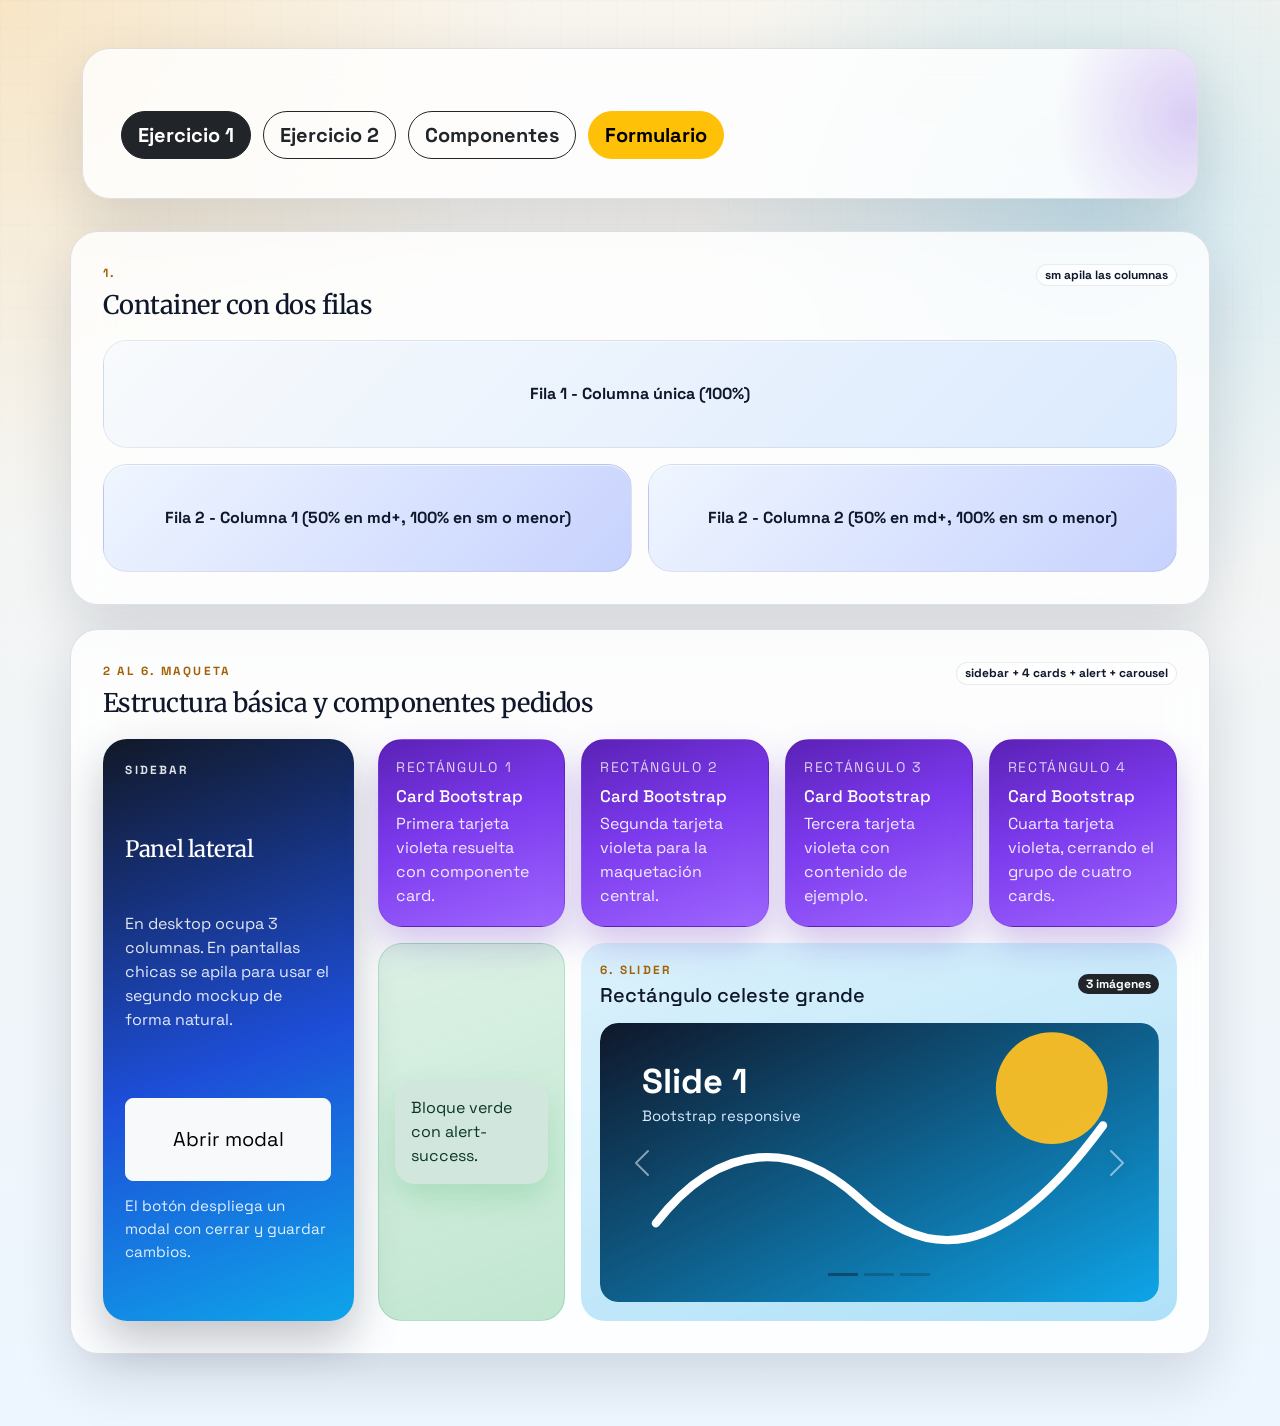
<file: Práctica N°2: Bootstrap/index.html>
<!doctype html>
<html lang="es">
<head>
    <meta name="viewport" content="width=device-width, initial-scale=1.0" />
    <link rel="preconnect" href="https://fonts.googleapis.com" />
    <link rel="preconnect" href="https://fonts.gstatic.com" crossorigin />
    <link href="https://fonts.googleapis.com/css2?family=Merriweather:wght@700;900&family=Space+Grotesk:wght@400;500;700&display=swap" rel="stylesheet" />
    <link href="https://cdn.jsdelivr.net/npm/bootstrap@5.3.3/dist/css/bootstrap.min.css" rel="stylesheet" crossorigin="anonymous" />
    <link rel="stylesheet" href="estilo.css" />
</head>
<body>
    <div class="page-shell">
        <header class="hero">
            <div class="container">
                <div class="hero__panel">                    <div class="hero__actions">
                        <a class="btn btn-dark btn-lg" href="#ejercicio1">Ejercicio 1</a>
                        <a class="btn btn-outline-dark btn-lg" href="#componentes">Ejercicio 2</a>
                        <a class="btn btn-outline-dark btn-lg" href="#componentes">Componentes</a>
                        <a class="btn btn-warning btn-lg" href="contacto.html">Formulario</a>
                    </div>
                </div>
            </div>
        </header>

        <main class="pb-5">
            <section id="ejercicio1" class="container section-card">
                <div class="section-head">
                    <div>
                        <p class="section-kicker">1.</p>
                        <h2>Container con dos filas</h2>
                    </div>
                    <span class="badge rounded-pill text-bg-light badge-soft">sm apila las columnas</span>
                </div>

                <div class="row g-3 mb-3">
                    <div class="col-12">
                        <div class="bloque bloque--intro">Fila 1 - Columna única (100%)</div>
                    </div>
                </div>

                <div class="row g-3">
                    <div class="col-12 col-md-6">
                        <div class="bloque bloque--row-two">Fila 2 - Columna 1 (50% en md+, 100% en sm o menor)</div>
                    </div>
                    <div class="col-12 col-md-6">
                        <div class="bloque bloque--row-two">Fila 2 - Columna 2 (50% en md+, 100% en sm o menor)</div>
                    </div>
                </div>
            </section>

            <section id="componentes" class="container section-card">
                <div class="section-head">
                    <div>
                        <p class="section-kicker">2 al 6. Maqueta</p>
                        <h2>Estructura básica y componentes pedidos</h2>
                    </div>
                    <span class="badge rounded-pill text-bg-light badge-soft">sidebar + 4 cards + alert + carousel</span>
                </div>

                <div class="row g-4 align-items-stretch">
                    <div class="col-12 col-md-3">
                        <aside class="sidebar h-100">
                            <div class="sidebar__inner">
                                <p class="sidebar__label">Sidebar</p>
                                <h3>Panel lateral</h3>
                                <p>En desktop ocupa 3 columnas. En pantallas chicas se apila para usar el segundo mockup de forma natural.</p>
                                <button type="button" class="btn btn-light btn-lg w-100" data-bs-toggle="modal" data-bs-target="#modalSidebar">Abrir modal</button>
                                <p class="sidebar__note">El botón despliega un modal con cerrar y guardar cambios.</p>
                            </div>
                        </aside>
                    </div>

                    <div class="col-12 col-md-9">
                        <div class="content-stack h-100">
                            <div class="row g-3">
                                <div class="col-12 col-md-3">
                                    <article class="tile tile--violet card-surface">
                                        <small>Rectángulo 1</small>
                                        <h3>Card Bootstrap</h3>
                                        <p>Primera tarjeta violeta resuelta con componente card.</p>
                                    </article>
                                </div>
                                <div class="col-12 col-md-3">
                                    <article class="tile tile--violet card-surface">
                                        <small>Rectángulo 2</small>
                                        <h3>Card Bootstrap</h3>
                                        <p>Segunda tarjeta violeta para la maquetación central.</p>
                                    </article>
                                </div>
                                <div class="col-12 col-md-3">
                                    <article class="tile tile--violet card-surface">
                                        <small>Rectángulo 3</small>
                                        <h3>Card Bootstrap</h3>
                                        <p>Tercera tarjeta violeta con contenido de ejemplo.</p>
                                    </article>
                                </div>
                                <div class="col-12 col-md-3">
                                    <article class="tile tile--violet card-surface">
                                        <small>Rectángulo 4</small>
                                        <h3>Card Bootstrap</h3>
                                        <p>Cuarta tarjeta violeta, cerrando el grupo de cuatro cards.</p>
                                    </article>
                                </div>
                            </div>

                            <div class="row g-3 align-items-stretch">
                                <div class="col-12 col-md-3">
                                    <div class="green-block h-100 d-flex align-items-center justify-content-center p-3">
                                        <div class="alert alert-success alert-panel mb-0 w-100" role="alert">
                                            Bloque verde con alert-success.
                                        </div>
                                    </div>
                                </div>

                                <div class="col-12 col-md-9">
                                    <div class="carousel-shell h-100">
                                        <div class="section-head section-head--compact">
                                            <div>
                                                <p class="section-kicker mb-1">6. Slider</p>
                                                <h3 class="h5 mb-0">Rectángulo celeste grande</h3>
                                            </div>
                                            <span class="badge rounded-pill text-bg-dark">3 imágenes</span>
                                        </div>

                                        <div id="carouselSlides" class="carousel slide" data-bs-ride="carousel">
                                            <div class="carousel-indicators">
                                                <button type="button" data-bs-target="#carouselSlides" data-bs-slide-to="0" class="active" aria-current="true" aria-label="Slide 1"></button>
                                                <button type="button" data-bs-target="#carouselSlides" data-bs-slide-to="1" aria-label="Slide 2"></button>
                                                <button type="button" data-bs-target="#carouselSlides" data-bs-slide-to="2" aria-label="Slide 3"></button>
                                            </div>
                                            <div class="carousel-inner">
                                                <div class="carousel-item active">
                                                    <svg viewBox="0 0 1200 600" role="img" aria-label="Slide 1" class="d-block w-100 carousel-art">
                                                        <defs>
                                                            <linearGradient id="slideOne" x1="0%" y1="0%" x2="100%" y2="100%">
                                                                <stop offset="0%" stop-color="#0f172a" />
                                                                <stop offset="100%" stop-color="#0ea5e9" />
                                                            </linearGradient>
                                                        </defs>
                                                        <rect width="1200" height="600" fill="url(#slideOne)" rx="28" />
                                                        <circle cx="970" cy="140" r="120" fill="#fbbf24" fill-opacity="0.95" />
                                                        <path d="M120 430 C260 250 420 250 560 380 S860 520 1080 220" stroke="#ffffff" stroke-width="18" fill="none" stroke-linecap="round" />
                                                        <text x="90" y="150" fill="#ffffff" font-size="74" font-weight="700" font-family="Space Grotesk, sans-serif">Slide 1</text>
                                                        <text x="90" y="210" fill="#dbeafe" font-size="32" font-family="Space Grotesk, sans-serif">Bootstrap responsive</text>
                                                    </svg>
                                                </div>
                                                <div class="carousel-item">
                                                    <svg viewBox="0 0 1200 600" role="img" aria-label="Slide 2" class="d-block w-100 carousel-art">
                                                        <defs>
                                                            <linearGradient id="slideTwo" x1="1" y1="0" x2="0" y2="1">
                                                                <stop offset="0%" stop-color="#312e81" />
                                                                <stop offset="100%" stop-color="#a855f7" />
                                                            </linearGradient>
                                                        </defs>
                                                        <rect width="1200" height="600" fill="url(#slideTwo)" rx="28" />
                                                        <rect x="110" y="120" width="420" height="360" rx="34" fill="rgba(255,255,255,0.12)" stroke="#ffffff" stroke-opacity="0.3" />
                                                        <rect x="590" y="170" width="520" height="90" rx="24" fill="#f5d0fe" />
                                                        <rect x="590" y="290" width="420" height="90" rx="24" fill="#fde68a" />
                                                        <text x="90" y="90" fill="#ffffff" font-size="74" font-weight="700" font-family="Space Grotesk, sans-serif">Slide 2</text>
                                                        <text x="650" y="230" fill="#312e81" font-size="34" font-weight="700" font-family="Space Grotesk, sans-serif">Cards y modal</text>
                                                        <text x="630" y="350" fill="#312e81" font-size="28" font-family="Space Grotesk, sans-serif">Maqueta de componentes</text>
                                                    </svg>
                                                </div>
                                                <div class="carousel-item">
                                                    <svg viewBox="0 0 1200 600" role="img" aria-label="Slide 3" class="d-block w-100 carousel-art">
                                                        <defs>
                                                            <linearGradient id="slideThree" x1="0" y1="0" x2="1" y2="1">
                                                                <stop offset="0%" stop-color="#065f46" />
                                                                <stop offset="100%" stop-color="#22c55e" />
                                                            </linearGradient>
                                                        </defs>
                                                        <rect width="1200" height="600" fill="url(#slideThree)" rx="28" />
                                                        <circle cx="300" cy="240" r="140" fill="#bbf7d0" fill-opacity="0.95" />
                                                        <circle cx="750" cy="160" r="90" fill="#fff7ed" fill-opacity="0.95" />
                                                        <path d="M170 460 L420 300 L610 390 L840 180 L1030 270" stroke="#ffffff" stroke-width="22" fill="none" stroke-linecap="round" stroke-linejoin="round" />
                                                        <text x="90" y="150" fill="#ffffff" font-size="74" font-weight="700" font-family="Space Grotesk, sans-serif">Slide 3</text>
                                                        <text x="90" y="210" fill="#dcfce7" font-size="32" font-family="Space Grotesk, sans-serif">Formulario de contacto</text>
                                                    </svg>
                                                </div>
                                            </div>
                                            <button class="carousel-control-prev" type="button" data-bs-target="#carouselSlides" data-bs-slide="prev">
                                                <span class="carousel-control-prev-icon" aria-hidden="true"></span>
                                                <span class="visually-hidden">Anterior</span>
                                            </button>
                                            <button class="carousel-control-next" type="button" data-bs-target="#carouselSlides" data-bs-slide="next">
                                                <span class="carousel-control-next-icon" aria-hidden="true"></span>
                                                <span class="visually-hidden">Siguiente</span>
                                            </button>
                                        </div>
                                    </div>
                                </div>
                            </div>
                        </div>
                    </div>
                </div>
            </section>
        </main>
    </div>

    <div class="modal fade" id="modalSidebar" tabindex="-1" aria-labelledby="modalSidebarLabel" aria-hidden="true">
        <div class="modal-dialog modal-dialog-centered">
            <div class="modal-content modal-panel">
                <div class="modal-header border-0 pb-0">
                    <div>
                        <p class="section-kicker mb-1">Modal</p>
                        <h2 class="modal-title fs-4" id="modalSidebarLabel">Acciones del sidebar</h2>
                    </div>
                    <button type="button" class="btn-close" data-bs-dismiss="modal" aria-label="Cerrar"></button>
                </div>
                <div class="modal-body pt-3">
                    <p class="mb-0">Este modal resuelve el botón del sidebar con las dos acciones pedidas: cerrar y guardar cambios.</p>
                </div>
                <div class="modal-footer border-0 pt-0">
                    <button type="button" class="btn btn-outline-dark" data-bs-dismiss="modal">Cerrar</button>
                    <button type="button" class="btn btn-primary">Guardar cambios</button>
                </div>
            </div>
        </div>
    </div>

    <script src="https://cdn.jsdelivr.net/npm/bootstrap@5.3.3/dist/js/bootstrap.bundle.min.js" crossorigin="anonymous"></script>
</body>
</html>
</file>
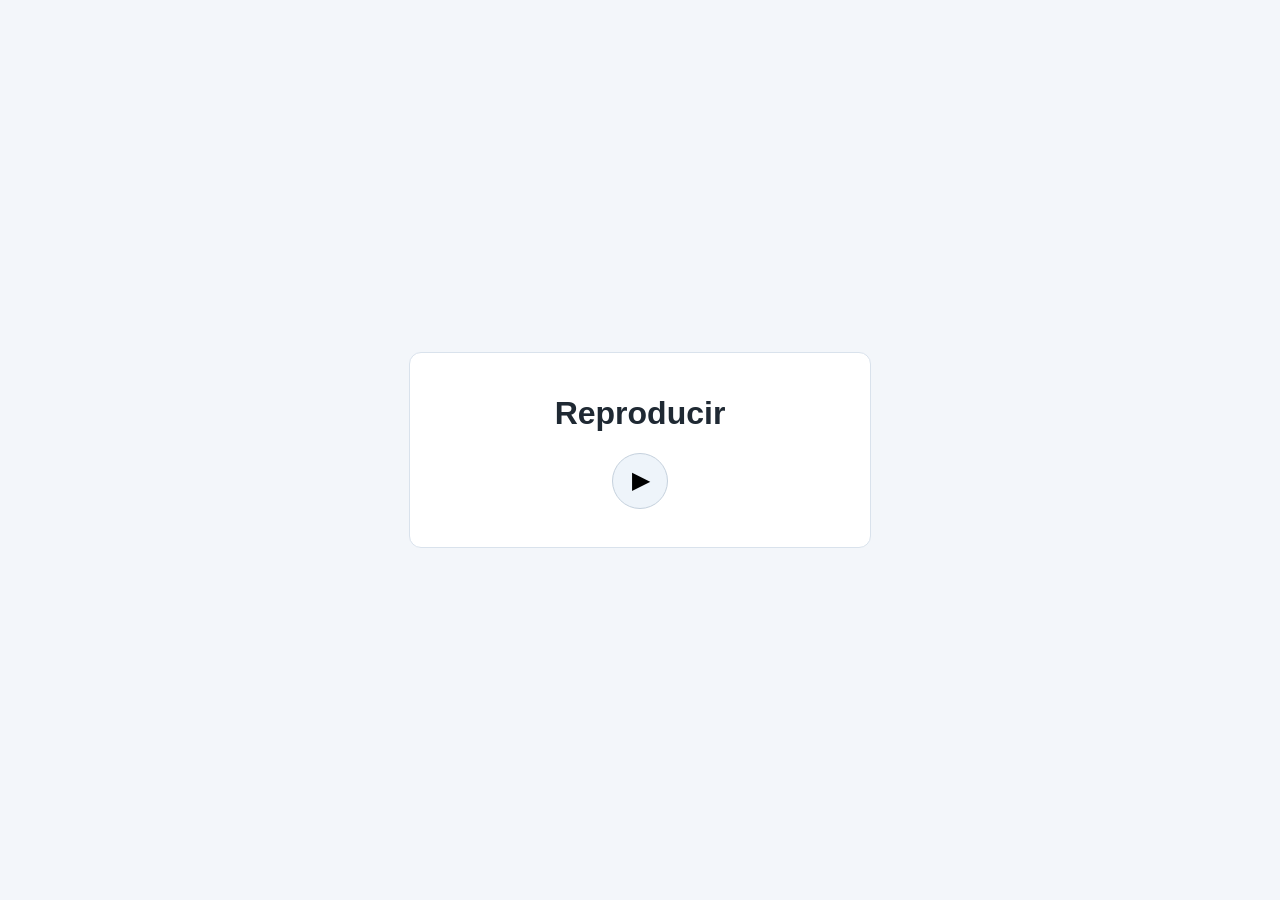
<file: Práctica N°1: HTML/ejercitacion2_audio.html>
<!doctype html>
<html lang="es">
<head>
  <meta charset="UTF-8" />
  <meta name="viewport" content="width=device-width, initial-scale=1.0" />
  <title>Reproducir - Crazy Frog</title>
  <style>
    body {
      font-family: Arial, sans-serif;
      margin: 0;
      min-height: 100vh;
      display: grid;
      place-items: center;
      background: #f3f6fa;
      color: #1f2933;
    }

    .panel {
      width: min(420px, 92vw);
      background: #fff;
      border: 1px solid #d9e2ec;
      border-radius: 12px;
      padding: 20px;
      text-align: center;
    }

    .controls {
      margin-top: 12px;
      display: flex;
      justify-content: center;
      gap: 10px;
    }

    button {
      width: 56px;
      height: 56px;
      border: 1px solid #c5d1dd;
      border-radius: 50%;
      background: #eef4fa;
      cursor: pointer;
      font-size: 1.35rem;
      font-weight: 700;
      display: grid;
      place-items: center;
    }

    button:hover {
      background: #dde9f6;
    }

    .yt-player {
      width: 1px;
      height: 1px;
      border: 0;
      opacity: 0;
    }
  </style>
</head>
<body>
  <main class="panel">
    <h1>Reproducir</h1>

    <div class="controls">
      <button id="toggle-btn" type="button" aria-label="Reproducir o pausar">▶</button>
    </div>

    <iframe id="yt-player" class="yt-player" title="Crazy Frog audio" allow="autoplay; encrypted-media"></iframe>
  </main>

  <script>
    const ytPlayer = document.getElementById("yt-player");
    const toggleBtn = document.getElementById("toggle-btn");
    const audioUrl = "https://www.youtube.com/embed/k85mRPqvMbE?autoplay=1&controls=0&rel=0&playsinline=1";
    let isPlaying = false;

    toggleBtn.addEventListener("click", () => {
      if (!isPlaying) {
        ytPlayer.src = audioUrl;
        toggleBtn.textContent = "❚❚";
        toggleBtn.setAttribute("aria-label", "Pausar");
        isPlaying = true;
      } else {
        ytPlayer.src = "";
        toggleBtn.textContent = "▶";
        toggleBtn.setAttribute("aria-label", "Reproducir");
        isPlaying = false;
      }
    });
  </script>
</body>
</html>
</file>
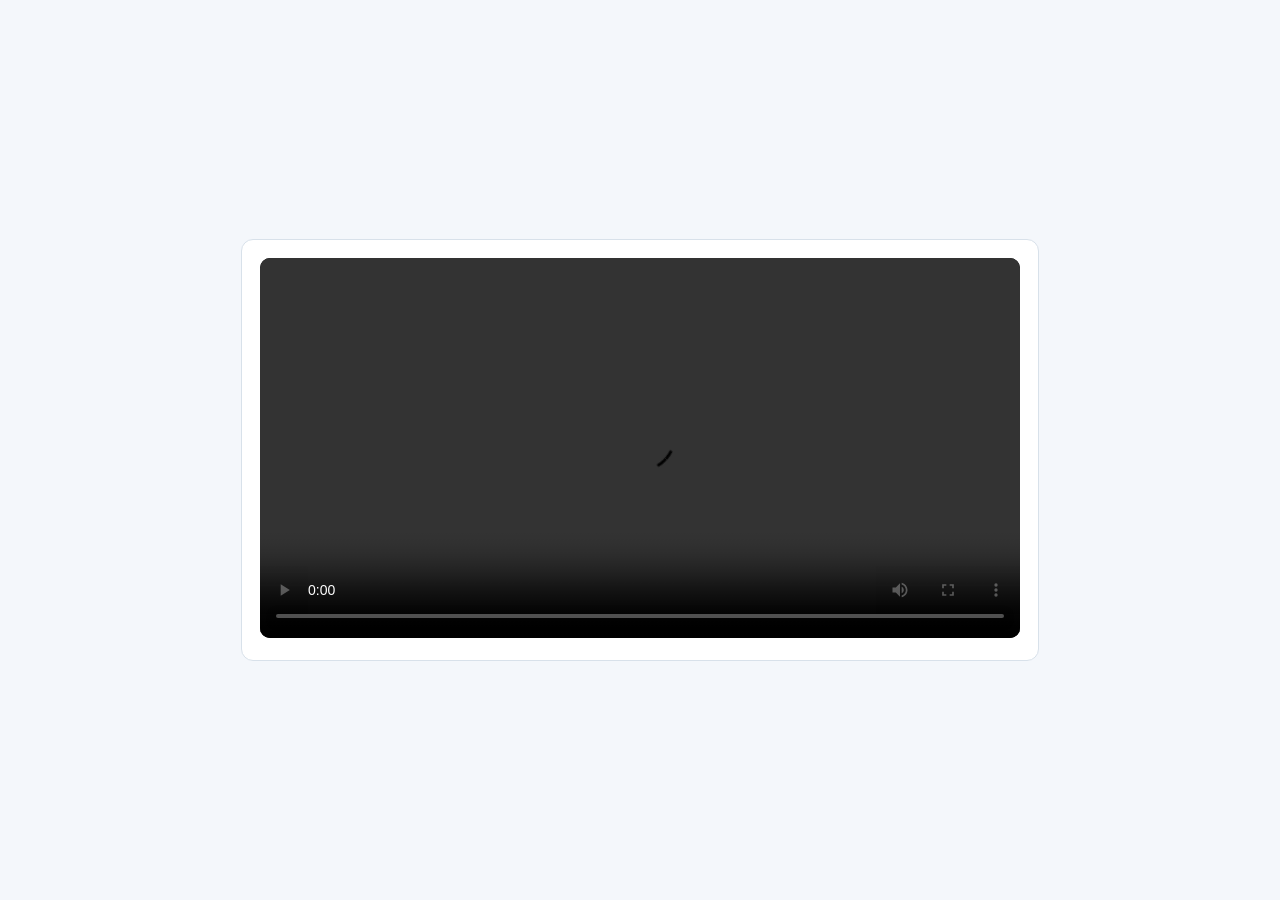
<file: Práctica N°1: HTML/ejercitacion3_video.html>
<!doctype html>
<html lang="es">
<head>
  <meta charset="UTF-8" />
  <meta name="viewport" content="width=device-width, initial-scale=1.0" />
  <style>
    body {
      margin: 0;
      min-height: 100vh;
      display: grid;
      place-items: center;
      background: #f4f7fb;
      font-family: Arial, sans-serif;
      color: #1f2933;
    }

    .panel {
      width: min(760px, 92vw);
      background: #ffffff;
      border: 1px solid #d8e1ea;
      border-radius: 12px;
      padding: 18px;
    }

    h1 {
      margin-top: 0;
      font-size: 1.4rem;
    }

    video {
      width: 100%;
      border-radius: 10px;
      background: #000;
    }
  </style>
</head>
<body>
  <main class="panel">

    <video controls>
      <source src="https://www.w3schools.com/html/mov_bbb.mp4" type="video/mp4" />
      <source src="https://www.w3schools.com/html/mov_bbb.ogg" type="video/ogg" />
      Tu navegador no soporta la etiqueta de video.
    </video>
  </main>
</body>
</html>
</file>
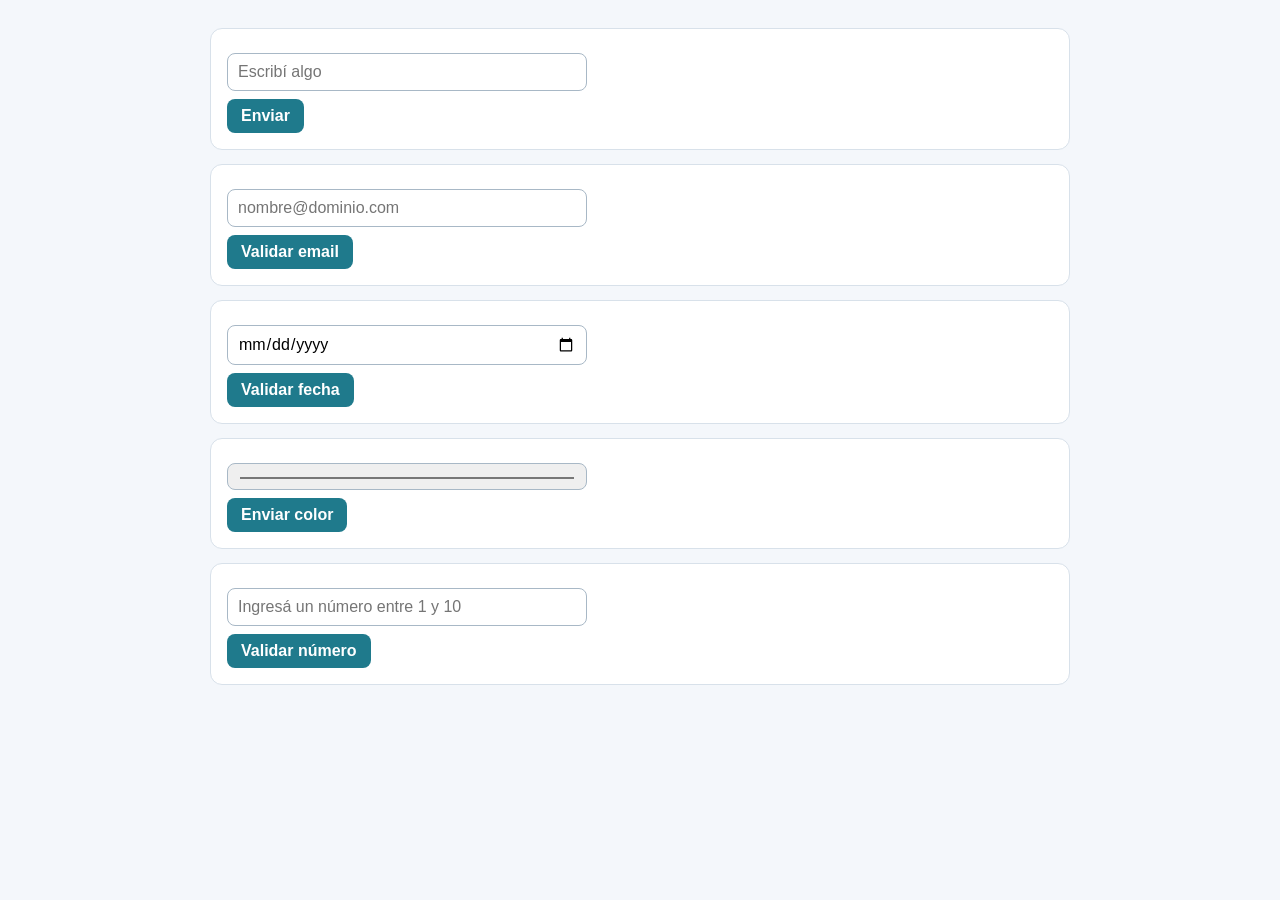
<file: Práctica N°1: HTML/ejercitacion4_formularios.html>
<!doctype html>
<html lang="es">
<head>
  <meta charset="UTF-8" />
  <meta name="viewport" content="width=device-width, initial-scale=1.0" />
  <style>
    :root {
      --bg: #f4f7fb;
      --card: #ffffff;
      --line: #d8e1ea;
      --text: #1f2933;
      --accent: #1f7a8c;
    }

    * {
      box-sizing: border-box;
    }

    body {
      margin: 0;
      font-family: Arial, sans-serif;
      background: var(--bg);
      color: var(--text);
    }

    .container {
      width: min(860px, 92vw);
      margin: 28px auto;
      display: grid;
      gap: 14px;
    }

    .card {
      background: var(--card);
      border: 1px solid var(--line);
      border-radius: 12px;
      padding: 16px;
    }

    h1 {
      margin: 0 0 8px;
      font-size: 1.6rem;
    }

    p {
      margin: 0;
      color: #4b5a67;
    }

    form {
      display: grid;
      gap: 8px;
      margin-top: 8px;
    }

    label {
      font-weight: 700;
    }

    input {
      width: 100%;
      max-width: 360px;
      border: 1px solid #a8b8c6;
      border-radius: 8px;
      padding: 9px 10px;
      font: inherit;
    }

    button {
      width: fit-content;
      border: 0;
      border-radius: 8px;
      background: var(--accent);
      color: #fff;
      padding: 8px 14px;
      font: inherit;
      font-weight: 700;
      cursor: pointer;
    }

    button:hover {
      filter: brightness(1.05);
    }
  </style>
</head>
<body>
  <main class="container">
    <section class="card">
      <form>
        <input id="campo-requerido" name="campo-requerido" type="text" required placeholder="Escribí algo" aria-label="Campo requerido" />
        <button type="submit">Enviar</button>
      </form>
    </section>

    <section class="card">
      <form>
        <input id="campo-email" name="campo-email" type="email" required placeholder="nombre@dominio.com" aria-label="Campo email" />
        <button type="submit">Validar email</button>
      </form>
    </section>

    <section class="card">
      <form>
        <input id="campo-fecha" name="campo-fecha" type="date" required aria-label="Campo fecha" />
        <button type="submit">Validar fecha</button>
      </form>
    </section>

    <section class="card">
      <form>
        <input id="campo-color" name="campo-color" type="color" value="#1f7a8c" aria-label="Campo color" />
        <button type="submit">Enviar color</button>
      </form>
    </section>

    <section class="card">
      <form>
        <input id="campo-number" name="campo-number" type="number" min="1" max="10" required placeholder="Ingresá un número entre 1 y 10" aria-label="Campo número" />
        <button type="submit">Validar número</button>
      </form>
    </section>
  </main>
</body>
</html>
</file>
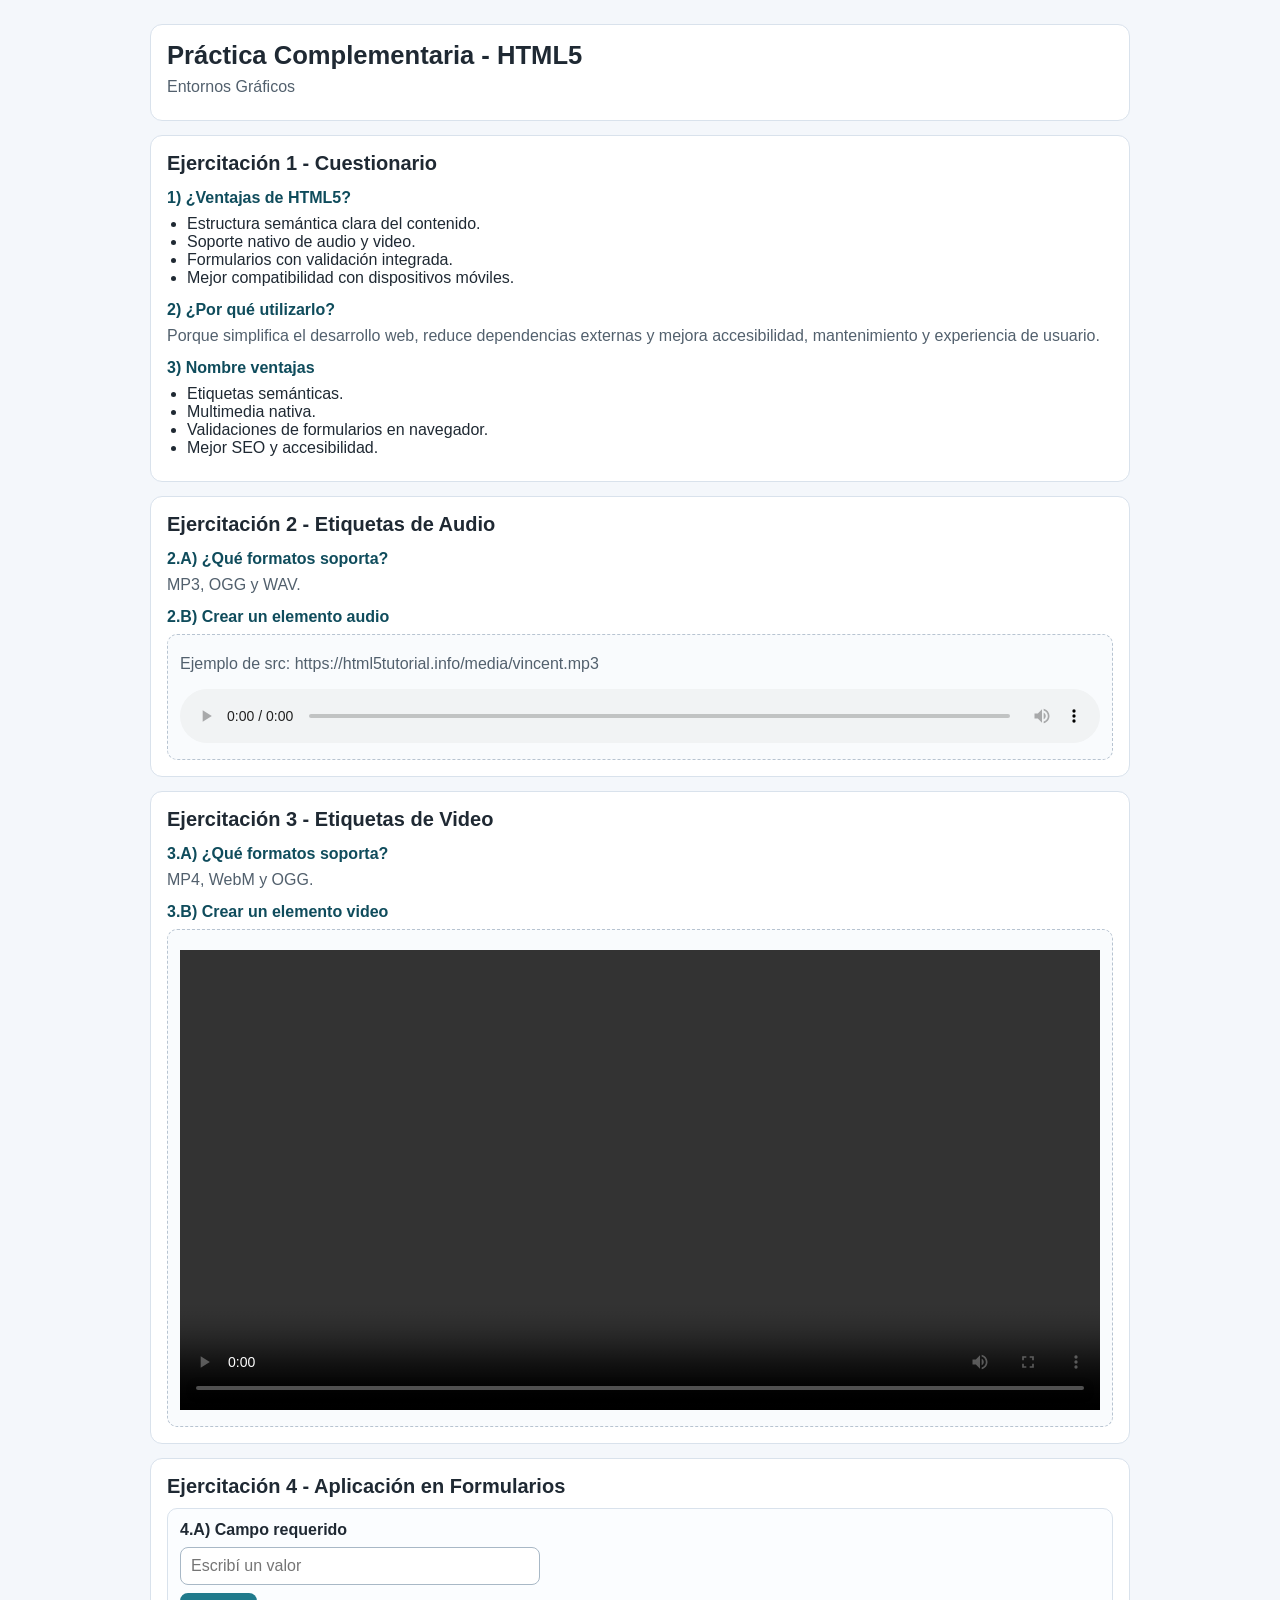
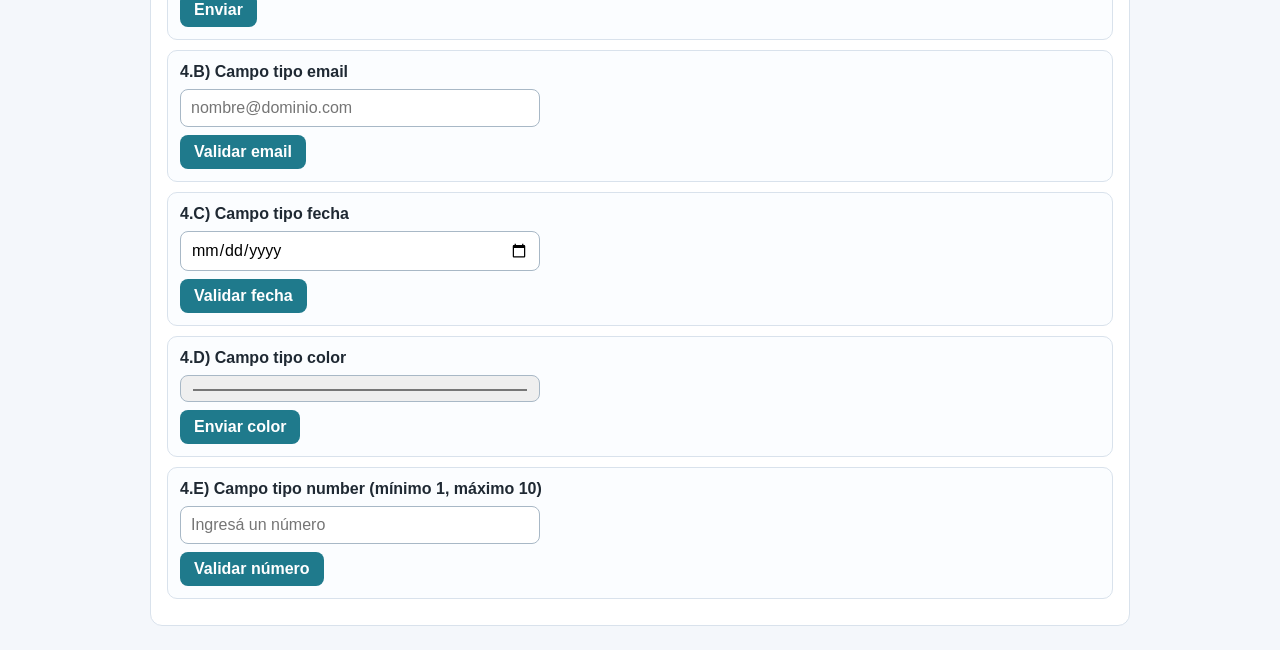
<file: Práctica N°1: HTML/practica_complementaria_html5_completa.html>
<!doctype html>
<html lang="es">
<head>
  <meta charset="UTF-8" />
  <meta name="viewport" content="width=device-width, initial-scale=1.0" />
  <title>Práctica Complementaria - HTML5</title>
  <style>
    :root {
      --bg: #f4f7fb;
      --card: #ffffff;
      --line: #d9e2ec;
      --text: #1f2933;
      --muted: #52606d;
      --accent: #1f7a8c;
    }

    * {
      box-sizing: border-box;
    }

    body {
      margin: 0;
      font-family: Arial, sans-serif;
      background: var(--bg);
      color: var(--text);
    }

    .container {
      width: min(980px, 92vw);
      margin: 24px auto;
      display: grid;
      gap: 14px;
    }

    .card {
      background: var(--card);
      border: 1px solid var(--line);
      border-radius: 12px;
      padding: 16px;
    }

    h1 {
      margin: 0;
      font-size: 1.6rem;
    }

    h2 {
      margin: 0 0 10px;
      font-size: 1.25rem;
    }

    h3 {
      margin: 14px 0 8px;
      font-size: 1rem;
      color: #0f4c5c;
    }

    p {
      margin: 8px 0;
      color: var(--muted);
    }

    ul {
      margin: 8px 0;
      padding-left: 20px;
    }

    .media {
      margin-top: 8px;
      padding: 12px;
      border: 1px dashed #b8c4d1;
      border-radius: 10px;
      background: #f9fbfd;
    }

    audio,
    video {
      width: 100%;
      margin-top: 8px;
    }

    form {
      display: grid;
      gap: 8px;
      padding: 12px;
      border: 1px solid var(--line);
      border-radius: 10px;
      background: #fbfdff;
      margin-bottom: 10px;
    }

    label {
      font-weight: 700;
    }

    input {
      width: 100%;
      max-width: 360px;
      border: 1px solid #a8b8c6;
      border-radius: 8px;
      padding: 9px 10px;
      font: inherit;
    }

    button {
      width: fit-content;
      border: 0;
      border-radius: 8px;
      background: var(--accent);
      color: #fff;
      font: inherit;
      font-weight: 700;
      padding: 8px 14px;
      cursor: pointer;
    }
  </style>
</head>
<body>
  <main class="container">
    <section class="card">
      <h1>Práctica Complementaria - HTML5</h1>
      <p>Entornos Gráficos</p>
    </section>

    <section class="card">
      <h2>Ejercitación 1 - Cuestionario</h2>

      <h3>1) ¿Ventajas de HTML5?</h3>
      <ul>
        <li>Estructura semántica clara del contenido.</li>
        <li>Soporte nativo de audio y video.</li>
        <li>Formularios con validación integrada.</li>
        <li>Mejor compatibilidad con dispositivos móviles.</li>
      </ul>

      <h3>2) ¿Por qué utilizarlo?</h3>
      <p>Porque simplifica el desarrollo web, reduce dependencias externas y mejora accesibilidad, mantenimiento y experiencia de usuario.</p>

      <h3>3) Nombre ventajas</h3>
      <ul>
        <li>Etiquetas semánticas.</li>
        <li>Multimedia nativa.</li>
        <li>Validaciones de formularios en navegador.</li>
        <li>Mejor SEO y accesibilidad.</li>
      </ul>
    </section>

    <section class="card">
      <h2>Ejercitación 2 - Etiquetas de Audio</h2>

      <h3>2.A) ¿Qué formatos soporta?</h3>
      <p>MP3, OGG y WAV.</p>

      <h3>2.B) Crear un elemento audio</h3>
      <div class="media">
        <p>Ejemplo de src: https://html5tutorial.info/media/vincent.mp3</p>
        <audio controls>
          <source src="https://html5tutorial.info/media/vincent.mp3" type="audio/mpeg" />
          Tu navegador no soporta la etiqueta de audio.
        </audio>
      </div>
    </section>

    <section class="card">
      <h2>Ejercitación 3 - Etiquetas de Video</h2>

      <h3>3.A) ¿Qué formatos soporta?</h3>
      <p>MP4, WebM y OGG.</p>

      <h3>3.B) Crear un elemento video</h3>
      <div class="media">
        <video controls>
          <source src="https://www.w3schools.com/html/mov_bbb.mp4" type="video/mp4" />
          <source src="https://www.w3schools.com/html/mov_bbb.ogg" type="video/ogg" />
          Tu navegador no soporta la etiqueta de video.
        </video>
      </div>
    </section>

    <section class="card">
      <h2>Ejercitación 4 - Aplicación en Formularios</h2>

      <form>
        <label for="requerido">4.A) Campo requerido</label>
        <input id="requerido" name="requerido" type="text" required placeholder="Escribí un valor" />
        <button type="submit">Enviar</button>
      </form>

      <form>
        <label for="correo">4.B) Campo tipo email</label>
        <input id="correo" name="correo" type="email" required placeholder="nombre@dominio.com" />
        <button type="submit">Validar email</button>
      </form>

      <form>
        <label for="fecha">4.C) Campo tipo fecha</label>
        <input id="fecha" name="fecha" type="date" required />
        <button type="submit">Validar fecha</button>
      </form>

      <form>
        <label for="color">4.D) Campo tipo color</label>
        <input id="color" name="color" type="color" value="#1f7a8c" />
        <button type="submit">Enviar color</button>
      </form>

      <form>
        <label for="numero">4.E) Campo tipo number (mínimo 1, máximo 10)</label>
        <input id="numero" name="numero" type="number" min="1" max="10" required placeholder="Ingresá un número" />
        <button type="submit">Validar número</button>
      </form>
    </section>
  </main>
</body>
</html>
</file>
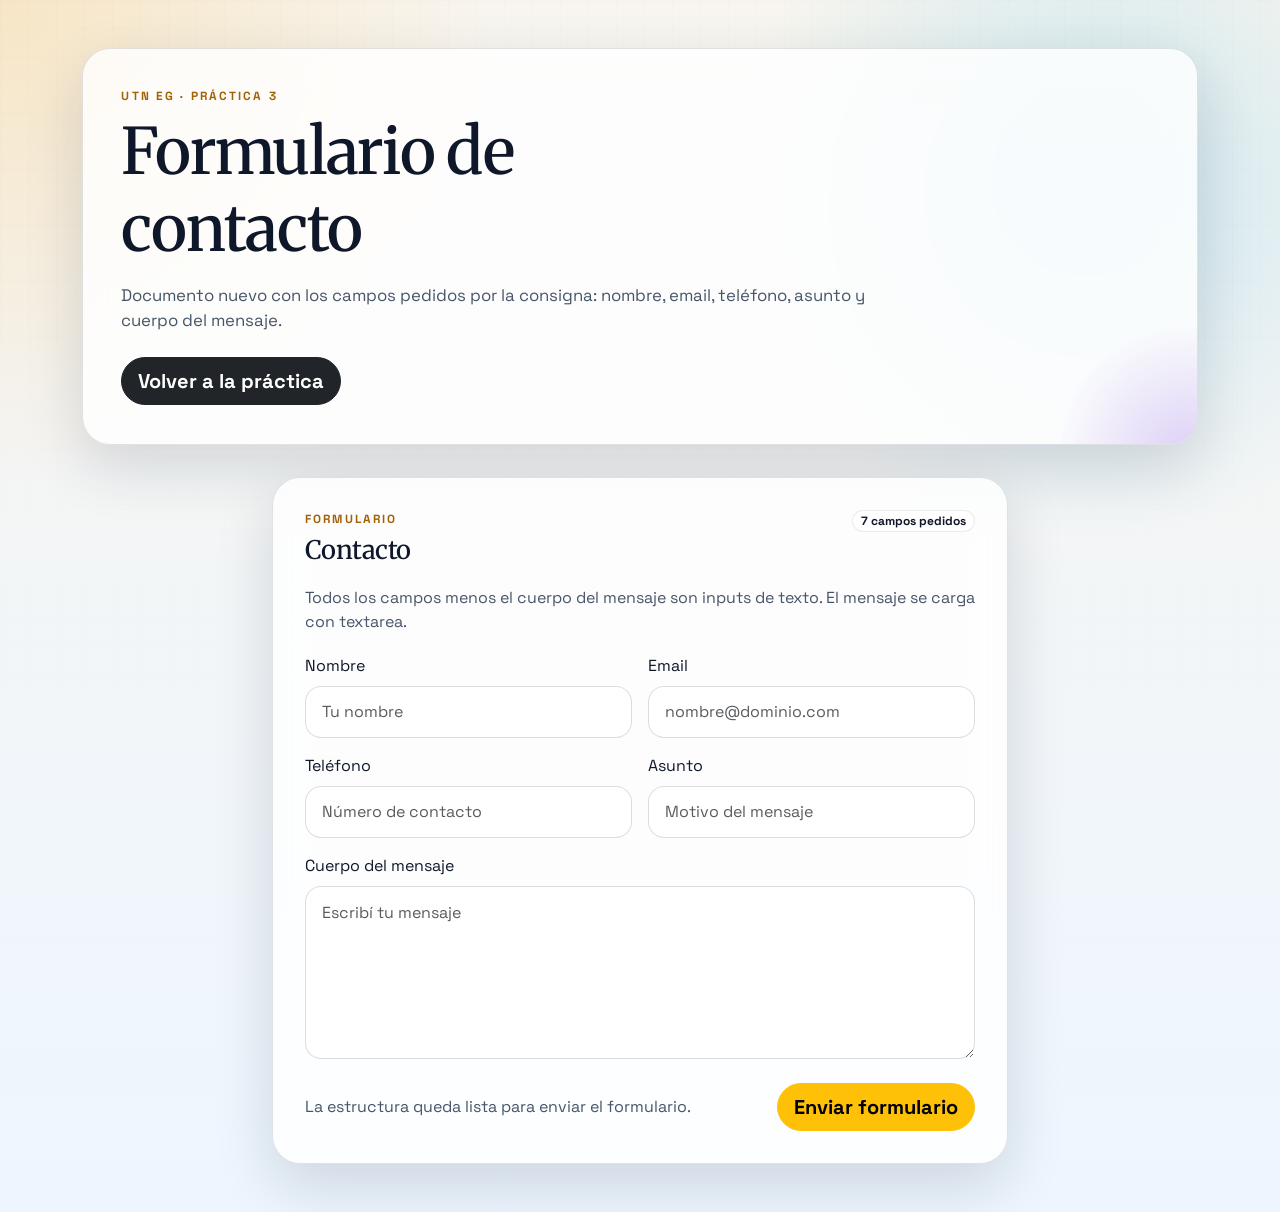
<file: Práctica N°2: Bootstrap/contacto.html>
<!doctype html>
<html lang="es">
<head>
  <meta charset="UTF-8" />
  <meta name="viewport" content="width=device-width, initial-scale=1.0" />
  <title>UTN EG | Formulario de contacto</title>
  <link rel="preconnect" href="https://fonts.googleapis.com" />
  <link rel="preconnect" href="https://fonts.gstatic.com" crossorigin />
  <link href="https://fonts.googleapis.com/css2?family=Merriweather:wght@700;900&family=Space+Grotesk:wght@400;500;700&display=swap" rel="stylesheet" />
  <link href="https://cdn.jsdelivr.net/npm/bootstrap@5.3.3/dist/css/bootstrap.min.css" rel="stylesheet" crossorigin="anonymous" />
  <link rel="stylesheet" href="estilo.css" />
</head>
<body>
  <div class="page-shell">
    <header class="hero">
      <div class="container">
        <div class="hero__panel">
          <p class="eyebrow">UTN EG · Práctica 3</p>
          <h1>Formulario de contacto</h1>
          <p class="hero__lead">Documento nuevo con los campos pedidos por la consigna: nombre, email, teléfono, asunto y cuerpo del mensaje.</p>
          <div class="hero__actions">
            <a class="btn btn-dark btn-lg" href="index.html">Volver a la práctica</a>
          </div>
        </div>
      </div>
    </header>

    <main class="pb-5">
      <section class="container">
        <div class="row justify-content-center">
          <div class="col-12 col-lg-10 col-xl-8">
            <div class="form-shell">
              <div class="section-head">
                <div>
                  <p class="section-kicker">Formulario</p>
                  <h2>Contacto</h2>
                </div>
                <span class="badge rounded-pill text-bg-light badge-soft">7 campos pedidos</span>
              </div>

              <p class="form-note">Todos los campos menos el cuerpo del mensaje son inputs de texto. El mensaje se carga con textarea.</p>

              <form class="row g-3">
                <div class="col-12 col-md-6">
                  <label for="nombre" class="form-label">Nombre</label>
                  <input type="text" class="form-control" id="nombre" name="nombre" placeholder="Tu nombre" required />
                </div>
                <div class="col-12 col-md-6">
                  <label for="email" class="form-label">Email</label>
                  <input type="email" class="form-control" id="email" name="email" placeholder="nombre@dominio.com" required />
                </div>
                <div class="col-12 col-md-6">
                  <label for="telefono" class="form-label">Teléfono</label>
                  <input type="text" class="form-control" id="telefono" name="telefono" placeholder="Número de contacto" required />
                </div>
                <div class="col-12 col-md-6">
                  <label for="asunto" class="form-label">Asunto</label>
                  <input type="text" class="form-control" id="asunto" name="asunto" placeholder="Motivo del mensaje" required />
                </div>
                <div class="col-12">
                  <label for="mensaje" class="form-label">Cuerpo del mensaje</label>
                  <textarea class="form-control" id="mensaje" name="mensaje" rows="6" placeholder="Escribí tu mensaje" required></textarea>
                </div>
                <div class="col-12 d-flex flex-wrap gap-2 justify-content-between align-items-center pt-2">
                  <p class="form-note mb-0">La estructura queda lista para enviar el formulario.</p>
                  <button type="submit" class="btn btn-warning btn-lg">Enviar formulario</button>
                </div>
              </form>
            </div>
          </div>
        </div>
      </section>
    </main>
  </div>

  <script src="https://cdn.jsdelivr.net/npm/bootstrap@5.3.3/dist/js/bootstrap.bundle.min.js" crossorigin="anonymous"></script>
</body>
</html>
</file>
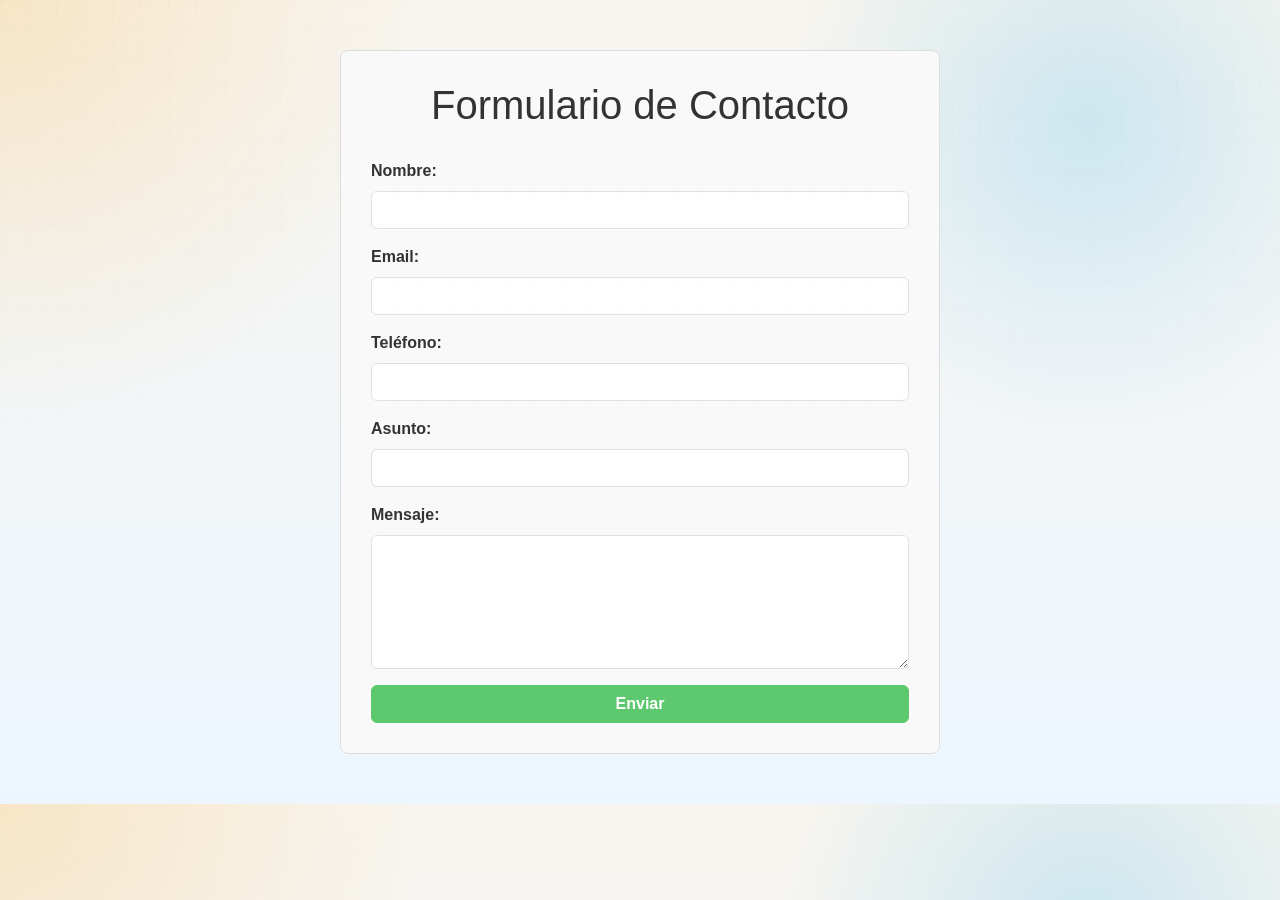
<file: Práctica N°2: Bootstrap/formulario_contacto.html>
<!DOCTYPE html>
<html lang="es">
<head>
    <meta charset="UTF-8">
    <meta name="viewport" content="width=device-width, initial-scale=1.0">
    <title>Formulario de Contacto</title>
    <link href="https://cdn.jsdelivr.net/npm/bootstrap@5.3.0/dist/css/bootstrap.min.css" rel="stylesheet">
    <link rel="stylesheet" href="estilo.css">
    <style>
        .formulario-container {
            max-width: 600px;
            margin: 50px auto;
            padding: 30px;
            border: 1px solid #ddd;
            border-radius: 8px;
            background-color: #f9f9f9;
        }

        .form-label {
            font-weight: 600;
            color: #333;
        }

        .form-control:focus {
            border-color: #5a8bc9;
            box-shadow: 0 0 0 0.2rem rgba(90, 139, 201, 0.25);
        }

        .btn-enviar {
            background-color: #5ec86f;
            border-color: #5ec86f;
            font-weight: 600;
            width: 100%;
        }

        .btn-enviar:hover {
            background-color: #4caf5f;
            border-color: #4caf5f;
        }

        h1 {
            text-align: center;
            color: #333;
            margin-bottom: 30px;
        }
    </style>
</head>
<body>
    <div class="formulario-container">
        <h1>Formulario de Contacto</h1>

        <form>
            <!-- Campo Nombre -->
            <div class="mb-3">
                <label for="nombre" class="form-label">Nombre:</label>
                <input type="text" class="form-control" id="nombre" name="nombre" required>
            </div>

            <!-- Campo Email -->
            <div class="mb-3">
                <label for="email" class="form-label">Email:</label>
                <input type="email" class="form-control" id="email" name="email" required>
            </div>

            <!-- Campo Teléfono -->
            <div class="mb-3">
                <label for="telefono" class="form-label">Teléfono:</label>
                <input type="text" class="form-control" id="telefono" name="telefono" required>
            </div>

            <!-- Campo Asunto -->
            <div class="mb-3">
                <label for="asunto" class="form-label">Asunto:</label>
                <input type="text" class="form-control" id="asunto" name="asunto" required>
            </div>

            <!-- Campo Cuerpo del Mensaje (TextArea) -->
            <div class="mb-3">
                <label for="mensaje" class="form-label">Mensaje:</label>
                <textarea class="form-control" id="mensaje" name="mensaje" rows="5" required></textarea>
            </div>

            <!-- Botón Enviar -->
            <button type="submit" class="btn btn-success btn-enviar">Enviar</button>
        </form>
    </div>

    <script src="https://cdn.jsdelivr.net/npm/bootstrap@5.3.0/dist/js/bootstrap.bundle.min.js"></script>
</body>
</html>
</file>
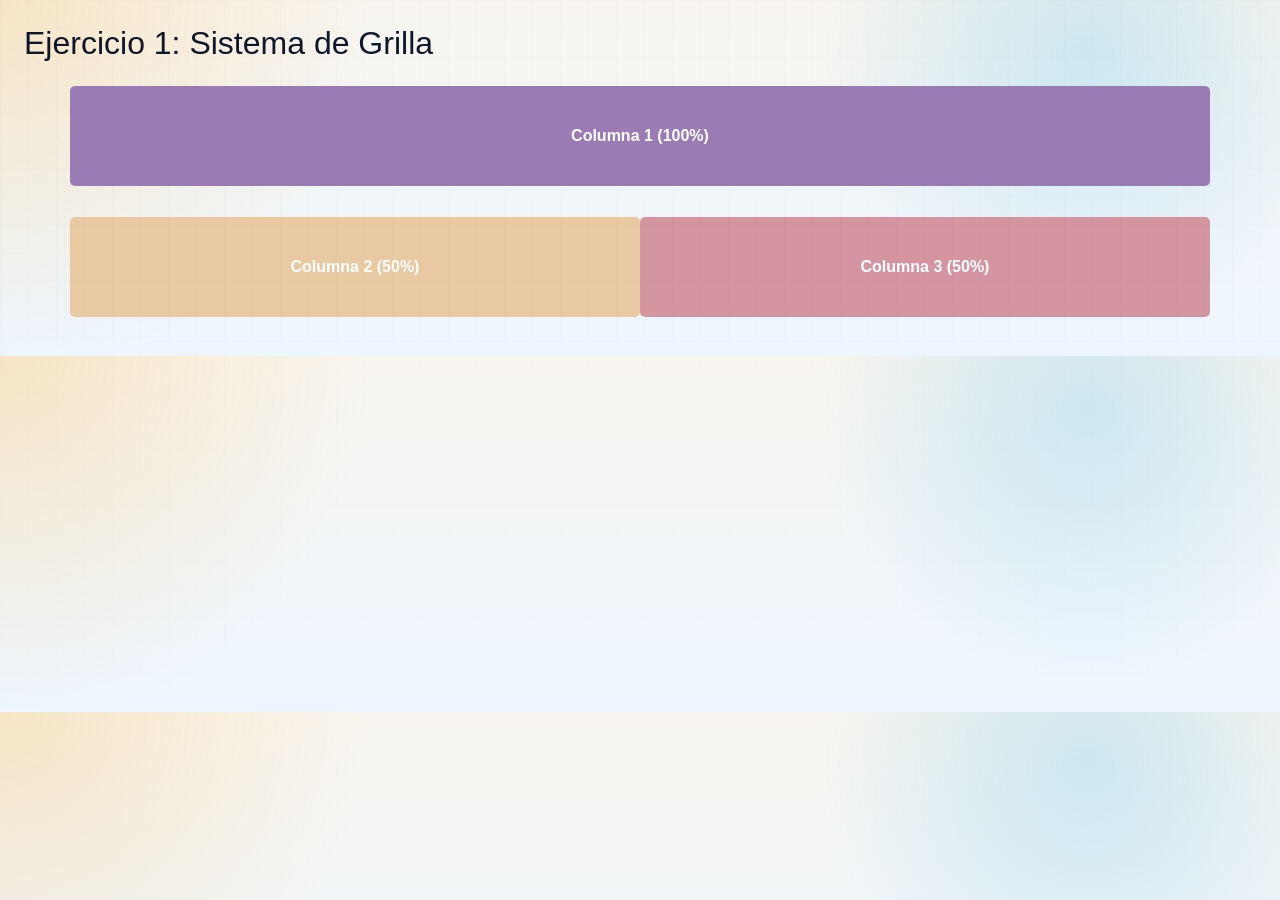
<file: Práctica N°2: Bootstrap/practica2_ejercicio1.html>
<!DOCTYPE html>
<html lang="es">
<head>
    <meta charset="UTF-8">
    <meta name="viewport" content="width=device-width, initial-scale=1.0">
    <title>Práctica 2 - Ejercicio 1: Sistema de Grilla</title>
    <link href="https://cdn.jsdelivr.net/npm/bootstrap@5.3.0/dist/css/bootstrap.min.css" rel="stylesheet">
    <link rel="stylesheet" href="estilo.css">
    <style>
        .columna {
            padding: 20px;
            margin-bottom: 15px;
            border-radius: 5px;
            min-height: 100px;
            display: flex;
            align-items: center;
            justify-content: center;
            font-weight: bold;
            color: white;
        }
        .col1 { background-color: #9b7bb4; }
        .col2 { background-color: #e8c9a1; }
        .col3 { background-color: #d495a0; }
    </style>
</head>
<body class="p-4">
    <h2 class="mb-4">Ejercicio 1: Sistema de Grilla</h2>
    
    <div class="container">
        <!-- Primera fila: 1 columna al 100% (excepto sm) -->
        <div class="row mb-3">
            <div class="col-12 col-sm-12 columna col1">
                Columna 1 (100%)
            </div>
        </div>

        <!-- Segunda fila: 2 columnas al 50% (excepto sm) -->
        <div class="row">
            <div class="col-12 col-sm-12 col-md-6 columna col2">
                Columna 2 (50%)
            </div>
            <div class="col-12 col-sm-12 col-md-6 columna col3">
                Columna 3 (50%)
            </div>
        </div>
    </div>

    <script src="https://cdn.jsdelivr.net/npm/bootstrap@5.3.0/dist/js/bootstrap.bundle.min.js"></script>
</body>
</html>
</file>
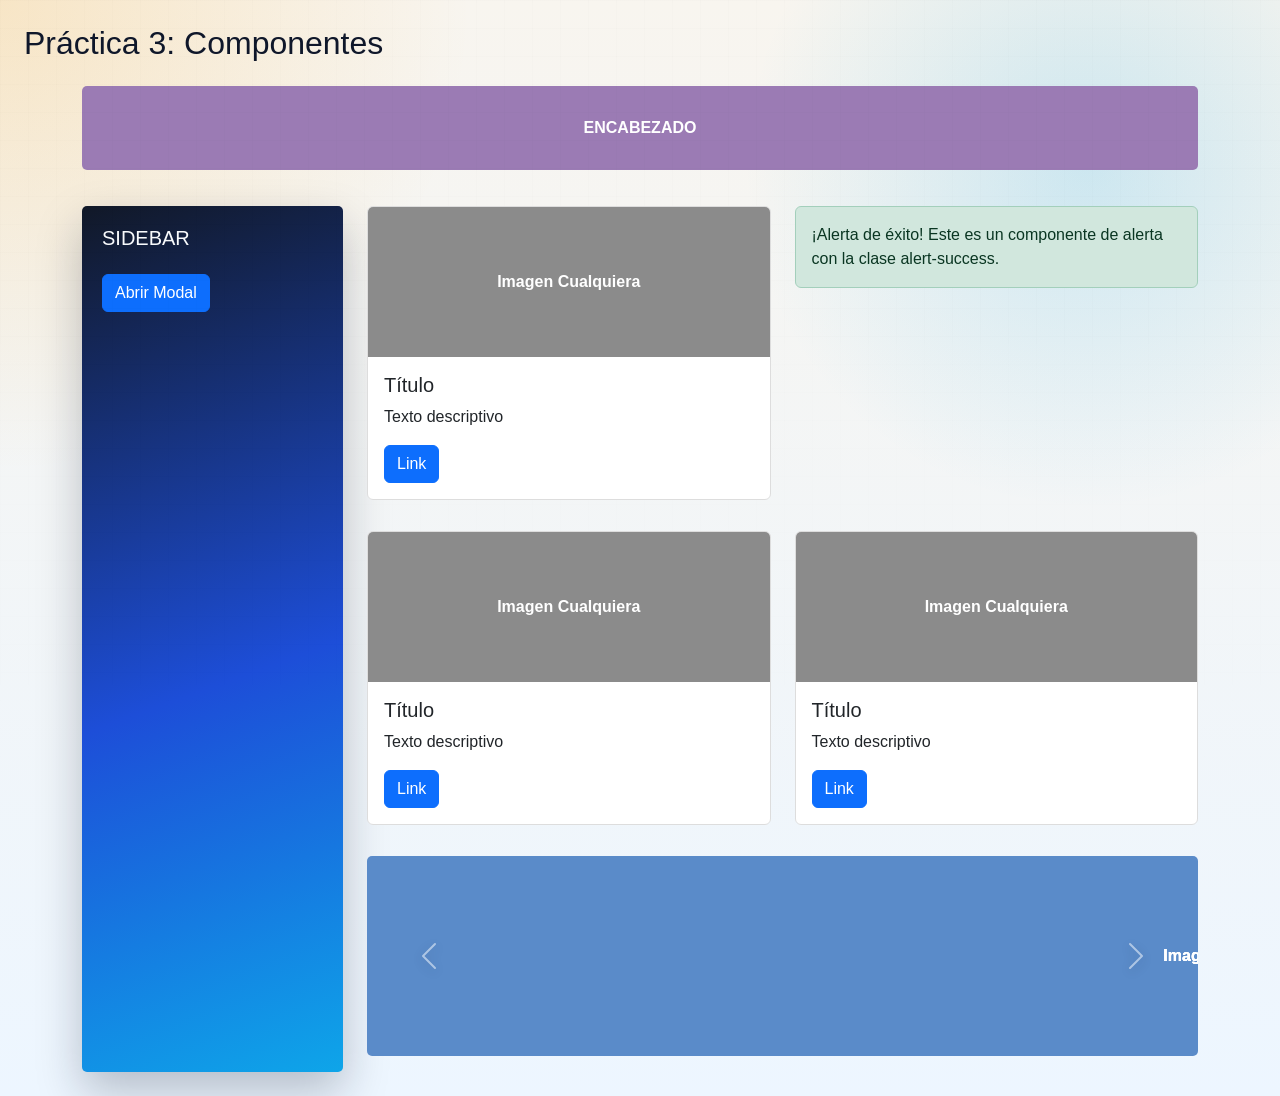
<file: Práctica N°2: Bootstrap/practica2_ejercicio2.html>
<!DOCTYPE html>
<html lang="es">
<head>
    <meta charset="UTF-8">
    <meta name="viewport" content="width=device-width, initial-scale=1.0">
    <title>Práctica 2 - Ejercicio 2: Estructura de Sitio Web + Componentes</title>
    <link href="https://cdn.jsdelivr.net/npm/bootstrap@5.3.0/dist/css/bootstrap.min.css" rel="stylesheet">
    <link rel="stylesheet" href="estilo.css">
    <style>
        .header {
            background-color: #9b7bb4;
            padding: 30px;
            margin-bottom: 20px;
            border-radius: 5px;
            color: white;
            text-align: center;
            font-weight: bold;
        }
        
        .sidebar {
            background-color: #e8c9a1;
            padding: 20px;
            border-radius: 5px;
            min-height: 400px;
            margin-bottom: 15px;
        }
        
        .card {
            border: 1px solid #ddd;
            margin-bottom: 15px;
        }
        
        .card-img-top {
            background-color: #8b8b8b;
            height: 150px;
            display: flex;
            align-items: center;
            justify-content: center;
            color: white;
            font-weight: bold;
        }
        
        .carousel-inner {
            background-color: #5a8bc9;
            min-height: 200px;
            display: flex;
            align-items: center;
            justify-content: center;
            color: white;
            font-weight: bold;
            border-radius: 5px;
        }
        
        .carousel-item {
            min-height: 200px;
            display: flex !important;
            align-items: center;
            justify-content: center;
        }
    </style>
</head>
<body class="p-4">
    <h2 class="mb-4">Práctica 3: Componentes</h2>
    
    <div class="container">
        <!-- Encabezado -->
        <div class="row mb-3">
            <div class="col-12">
                <div class="header">ENCABEZADO</div>
            </div>
        </div>

        <!-- Contenido principal: Sidebar + Contenido -->
        <div class="row">
            <!-- Sidebar: tamaño 3 -->
            <div class="col-12 col-md-3 col-lg-3">
                <div class="sidebar">
                    <h5>SIDEBAR</h5>
                    <button class="btn btn-primary mt-3" data-bs-toggle="modal" data-bs-target="#modalSidebar">
                        Abrir Modal
                    </button>
                </div>
            </div>

            <!-- Contenido principal: tamaño 9 -->
            <div class="col-12 col-md-9 col-lg-9">
                <!-- Primera fila de contenido: Cards y Alerta -->
                <div class="row mb-3">
                    <div class="col-6 col-md-6">
                        <div class="card">
                            <div class="card-img-top">Imagen Cualquiera</div>
                            <div class="card-body">
                                <h5 class="card-title">Título</h5>
                                <p class="card-text">Texto descriptivo</p>
                                <a href="#" class="btn btn-primary">Link</a>
                            </div>
                        </div>
                    </div>
                    <div class="col-6 col-md-6">
                        <div class="alert alert-success" role="alert">
                            ¡Alerta de éxito! Este es un componente de alerta con la clase alert-success.
                        </div>
                    </div>
                </div>

                <!-- Segunda fila de contenido: 2 Cards -->
                <div class="row mb-3">
                    <div class="col-6 col-md-6">
                        <div class="card">
                            <div class="card-img-top">Imagen Cualquiera</div>
                            <div class="card-body">
                                <h5 class="card-title">Título</h5>
                                <p class="card-text">Texto descriptivo</p>
                                <a href="#" class="btn btn-primary">Link</a>
                            </div>
                        </div>
                    </div>
                    <div class="col-6 col-md-6">
                        <div class="card">
                            <div class="card-img-top">Imagen Cualquiera</div>
                            <div class="card-body">
                                <h5 class="card-title">Título</h5>
                                <p class="card-text">Texto descriptivo</p>
                                <a href="#" class="btn btn-primary">Link</a>
                            </div>
                        </div>
                    </div>
                </div>

                <!-- Tercera fila de contenido: Carousel -->
                <div class="row mb-3">
                    <div class="col-12">
                        <div id="carouselSlideshows" class="carousel slide" data-bs-ride="carousel">
                            <div class="carousel-inner">
                                <div class="carousel-item active">
                                    Imagen 1
                                </div>
                                <div class="carousel-item">
                                    Imagen 2
                                </div>
                                <div class="carousel-item">
                                    Imagen 3
                                </div>
                            </div>
                            <button class="carousel-control-prev" type="button" data-bs-target="#carouselSlideshows" data-bs-slide="prev">
                                <span class="carousel-control-prev-icon" aria-hidden="true"></span>
                                <span class="visually-hidden">Previous</span>
                            </button>
                            <button class="carousel-control-next" type="button" data-bs-target="#carouselSlideshows" data-bs-slide="next">
                                <span class="carousel-control-next-icon" aria-hidden="true"></span>
                                <span class="visually-hidden">Next</span>
                            </button>
                        </div>
                    </div>
                </div>
            </div>
        </div>
    </div>

    <!-- Modal -->
    <div class="modal fade" id="modalSidebar" tabindex="-1" aria-labelledby="modalLabel" aria-hidden="true">
        <div class="modal-dialog">
            <div class="modal-content">
                <div class="modal-header">
                    <h1 class="modal-title fs-5" id="modalLabel">Modal</h1>
                    <button type="button" class="btn-close" data-bs-dismiss="modal" aria-label="Close"></button>
                </div>
                <div class="modal-body">
                    Contenido del modal
                </div>
                <div class="modal-footer">
                    <button type="button" class="btn btn-secondary" data-bs-dismiss="modal">Cerrar</button>
                    <button type="button" class="btn btn-primary">Guardar cambios</button>
                </div>
            </div>
        </div>
    </div>

    <script src="https://cdn.jsdelivr.net/npm/bootstrap@5.3.0/dist/js/bootstrap.bundle.min.js"></script>
</body>
</html>
</file>
<file: Práctica N°2: Bootstrap/estilo.css>
:root {
  --ink: #0f172a;
  --muted: #475569;
  --paper: rgba(255, 255, 255, 0.82);
  --line: rgba(15, 23, 42, 0.12);
  --shadow: 0 22px 60px rgba(15, 23, 42, 0.14);
}

* {
  box-sizing: border-box;
}

html {
  scroll-behavior: smooth;
}

body {
  margin: 0;
  color: var(--ink);
  font-family: "Space Grotesk", sans-serif;
  background:
    radial-gradient(circle at top left, rgba(245, 158, 11, 0.18), transparent 28%),
    radial-gradient(circle at 85% 15%, rgba(14, 165, 233, 0.18), transparent 24%),
    linear-gradient(180deg, #f8f5ef 0%, #edf6ff 100%);
}

body::before {
  content: "";
  position: fixed;
  inset: 0;
  pointer-events: none;
  background-image: linear-gradient(rgba(15, 23, 42, 0.02) 1px, transparent 1px), linear-gradient(90deg, rgba(15, 23, 42, 0.02) 1px, transparent 1px);
  background-size: 28px 28px;
  mask-image: linear-gradient(180deg, rgba(0, 0, 0, 0.5), transparent 95%);
}

.page-shell {
  position: relative;
  z-index: 0;
}

.hero {
  padding: 3rem 0 2rem;
}

.hero__panel,
.section-card,
.form-shell {
  background: var(--paper);
  backdrop-filter: blur(18px);
  border: 1px solid var(--line);
  border-radius: 28px;
  box-shadow: var(--shadow);
}

.hero__panel {
  position: relative;
  overflow: hidden;
  padding: clamp(1.5rem, 3vw, 2.75rem);
}

.hero__panel::after {
  content: "";
  position: absolute;
  inset: auto -12% -40% auto;
  width: 280px;
  height: 280px;
  border-radius: 50%;
  background: radial-gradient(circle, rgba(109, 40, 217, 0.22), transparent 70%);
}

.eyebrow,
.section-kicker,
.sidebar__label {
  margin: 0 0 0.5rem;
  text-transform: uppercase;
  letter-spacing: 0.18em;
  font-size: 0.74rem;
  font-weight: 700;
  color: #a16207;
}

.hero h1,
.section-head h2,
.modal-title,
.form-shell h2,
.sidebar h3 {
  margin: 0;
  font-family: "Merriweather", serif;
  letter-spacing: -0.02em;
}

.hero h1 {
  font-size: clamp(2.1rem, 5vw, 4.1rem);
  max-width: 12ch;
}

.hero__lead {
  max-width: 70ch;
  margin: 1rem 0 0;
  color: var(--muted);
  font-size: 1.05rem;
}

.hero__actions {
  display: flex;
  flex-wrap: wrap;
  gap: 0.75rem;
  margin-top: 1.5rem;
}

.hero__actions .btn,
.form-shell .btn,
.modal-panel .btn {
  border-radius: 999px;
  font-weight: 700;
}

.section-card {
  margin-bottom: 1.5rem;
  padding: clamp(1.25rem, 3vw, 2rem);
}

.section-head {
  display: flex;
  align-items: flex-start;
  justify-content: space-between;
  gap: 1rem;
  margin-bottom: 1.25rem;
}

.section-head--compact {
  align-items: center;
  margin-bottom: 1rem;
}

.section-head h2 {
  font-size: clamp(1.45rem, 2vw, 2.15rem);
}

.badge-soft {
  color: var(--ink) !important;
  background: rgba(255, 255, 255, 0.74) !important;
  border: 1px solid rgba(15, 23, 42, 0.08);
}

.bloque,
.card-surface,
.sidebar,
.carousel-shell,
.modal-panel {
  border-radius: 24px;
}

.bloque {
  min-height: 108px;
  padding: 1rem 1.15rem;
  border: 1px solid rgba(15, 23, 42, 0.08);
  display: flex;
  align-items: center;
  justify-content: center;
  text-align: center;
  font-weight: 700;
  color: #0f172a;
  box-shadow: inset 0 1px 0 rgba(255, 255, 255, 0.6);
}

.bloque--intro {
  background: linear-gradient(135deg, #f8fafc 0%, #dbeafe 100%);
}

.bloque--row-two {
  background: linear-gradient(135deg, #eff6ff 0%, #c7d2fe 100%);
}

.sidebar {
  height: 100%;
  color: #f8fafc;
  background: linear-gradient(160deg, #111827 0%, #1d4ed8 55%, #0ea5e9 100%);
  box-shadow: 0 20px 45px rgba(15, 23, 42, 0.25);
}

.sidebar__inner {
  display: grid;
  gap: 0.9rem;
  height: 100%;
  padding: 1.4rem;
}

.sidebar__label {
  color: rgba(255, 255, 255, 0.75);
}

.sidebar h3 {
  color: #ffffff;
  font-size: 1.4rem;
}

.sidebar p {
  color: rgba(255, 255, 255, 0.88);
}

.sidebar__note {
  margin: 0;
  font-size: 0.95rem;
}

.content-stack {
  display: grid;
  gap: 1rem;
}

.alert-panel {
  border-radius: 20px;
  border: 0;
  box-shadow: 0 14px 30px rgba(22, 163, 74, 0.18);
}

.green-block {
  background: linear-gradient(160deg, rgba(22, 163, 74, 0.14), rgba(22, 163, 74, 0.26));
  border-radius: 24px;
  border: 1px solid rgba(22, 163, 74, 0.2);
}

.card-surface {
  background: rgba(255, 255, 255, 0.9);
  border: 1px solid rgba(15, 23, 42, 0.08);
}

.tile {
  min-height: 170px;
  padding: 1.1rem;
  display: flex;
  flex-direction: column;
  justify-content: space-between;
  color: #ffffff;
}

.tile small {
  letter-spacing: 0.12em;
  text-transform: uppercase;
  opacity: 0.78;
}

.tile h3 {
  margin: 0.5rem 0 0.35rem;
  font-size: 1.05rem;
}

.tile p {
  margin: 0;
  color: rgba(255, 255, 255, 0.9);
}

.tile--violet {
  background: linear-gradient(160deg, #5b21b6 0%, #7c3aed 45%, #9f67ff 100%);
  box-shadow: 0 18px 35px rgba(91, 33, 182, 0.25);
}

.carousel-shell {
  padding: 1.15rem;
  background: linear-gradient(160deg, rgba(14, 165, 233, 0.14), rgba(14, 165, 233, 0.32));
}

.carousel-art {
  display: block;
  width: 100%;
  height: auto;
  aspect-ratio: 2 / 1;
  border-radius: 18px;
  overflow: hidden;
}

.carousel-inner,
.carousel-item,
.carousel-item svg {
  border-radius: 18px;
}

.carousel-indicators [data-bs-target] {
  background-color: rgba(15, 23, 42, 0.45);
}

.carousel-control-prev-icon,
.carousel-control-next-icon {
  filter: drop-shadow(0 3px 6px rgba(15, 23, 42, 0.35));
}

.modal-panel {
  background: rgba(255, 255, 255, 0.95);
  padding: 1rem;
}

.modal-backdrop.show {
  opacity: 0.45;
}

.form-shell {
  padding: clamp(1.25rem, 3vw, 2rem);
}

.form-shell .form-control,
.form-shell .form-select {
  border-radius: 16px;
  padding: 0.82rem 1rem;
  border-color: rgba(15, 23, 42, 0.14);
}

.form-shell .form-control:focus,
.form-shell .form-select:focus {
  border-color: rgba(14, 165, 233, 0.8);
  box-shadow: 0 0 0 0.2rem rgba(14, 165, 233, 0.15);
}

.form-note {
  color: var(--muted);
  margin-bottom: 1.25rem;
}

@media (max-width: 991.98px) {
  .section-head,
  .section-head--compact {
    flex-direction: column;
  }

  .hero {
    padding-top: 1.25rem;
  }
}

@media (max-width: 575.98px) {
  .hero__actions .btn {
    width: 100%;
  }

  .tile,
  .sidebar,
  .carousel-shell {
    border-radius: 20px;
  }

  .bloque {
    min-height: 96px;
  }
}
</file>
